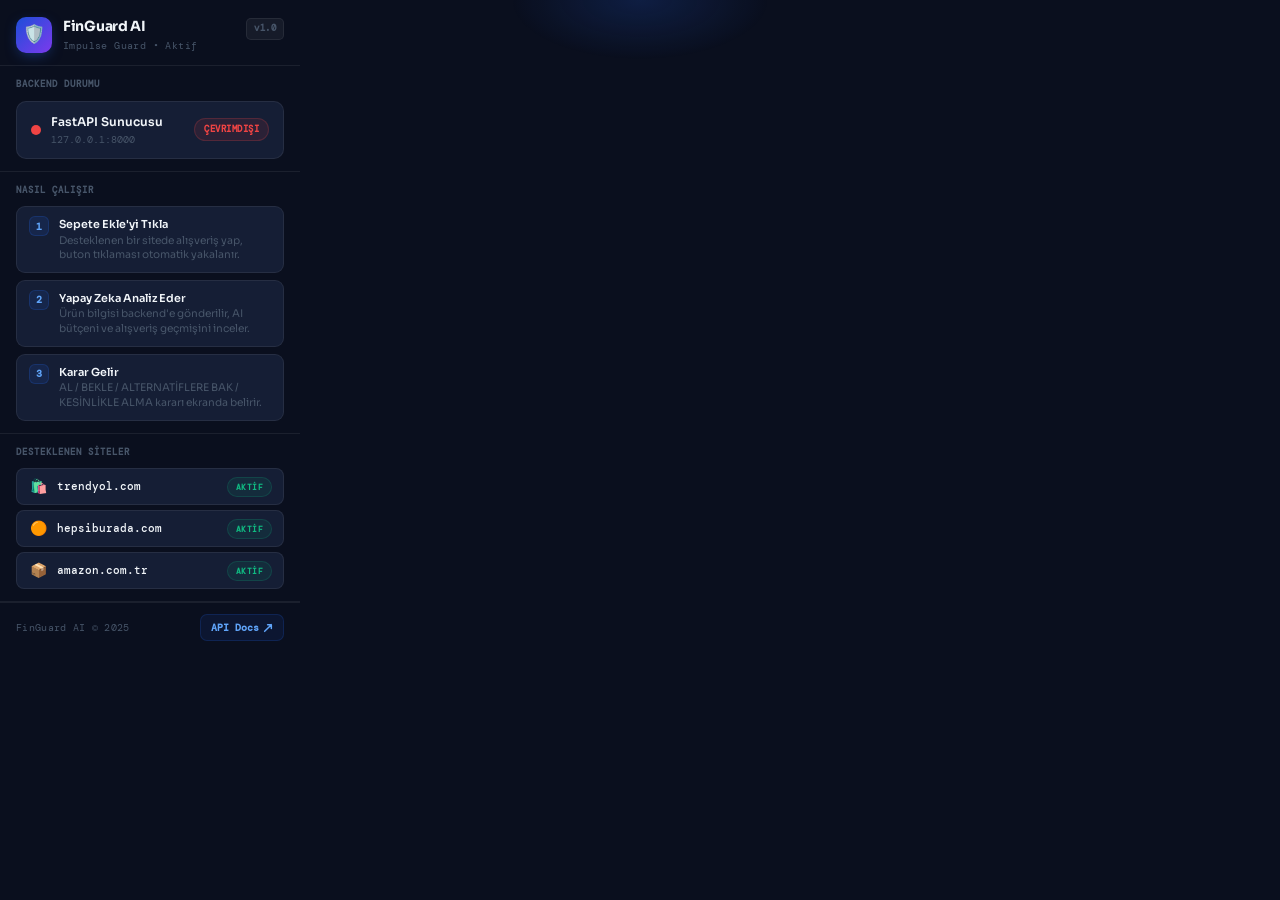
<file: chrome-extension/popup.html>
<!DOCTYPE html>
<html lang="tr">
<head>
  <meta charset="UTF-8" />
  <meta name="viewport" content="width=device-width, initial-scale=1" />
  <title>FinGuard AI</title>
  <link rel="preconnect" href="https://fonts.googleapis.com" />
  <link rel="preconnect" href="https://fonts.gstatic.com" crossorigin />
  <link href="https://fonts.googleapis.com/css2?family=Sora:wght@300;400;500;600;700;800&family=DM+Mono:wght@400;500&display=swap" rel="stylesheet" />
  <style>
    *, *::before, *::after { box-sizing: border-box; margin: 0; padding: 0; }

    :root {
      --bg:        #0a0f1e;
      --surface:   #0f1629;
      --surface2:  #151e35;
      --border:    rgba(255,255,255,0.07);
      --text-1:    #f1f5f9;
      --text-2:    #94a3b8;
      --text-3:    #475569;
      --blue:      #2563eb;
      --blue-l:    #60a5fa;
      --green:     #10b981;
      --green-l:   #6ee7b7;
      --red:       #ef4444;
      --amber:     #f59e0b;
      --mono:      'DM Mono', monospace;
      --sans:      'Sora', sans-serif;
    }

    body {
      background: var(--bg);
      color: var(--text-2);
      font-family: var(--sans);
      font-size: 13px;
      line-height: 1.5;
      width: 300px;
      min-height: 100px;
      overflow: hidden;
    }

    /* ── Ambient glow bg ─────────────────────── */
    .ambient {
      position: fixed;
      top: -60px; left: 50%;
      transform: translateX(-50%);
      width: 260px; height: 120px;
      background: radial-gradient(ellipse, rgba(37,99,235,0.18) 0%, transparent 70%);
      pointer-events: none;
      z-index: 0;
    }

    .popup { position: relative; z-index: 1; }

    /* ── Header ──────────────────────────────── */
    header {
      display: flex;
      align-items: center;
      gap: 11px;
      padding: 16px 16px 12px;
      border-bottom: 1px solid var(--border);
    }

    .logo-icon {
      width: 36px; height: 36px;
      border-radius: 10px;
      background: linear-gradient(135deg, #1d4ed8 0%, #7c3aed 100%);
      display: flex; align-items: center; justify-content: center;
      font-size: 18px;
      flex-shrink: 0;
      box-shadow: 0 4px 14px -4px rgba(37,99,235,0.55);
    }

    .logo-text { flex: 1; }
    .logo-text h1 {
      font-size: 14px; font-weight: 700;
      color: var(--text-1);
      letter-spacing: -0.3px;
    }
    .logo-text span {
      font-size: 10px;
      color: var(--text-3);
      font-family: var(--mono);
      letter-spacing: 0.4px;
      display: block;
      margin-top: 1px;
    }

    .version-badge {
      font-size: 9px; font-weight: 600;
      font-family: var(--mono);
      letter-spacing: 0.5px;
      color: var(--text-3);
      background: rgba(255,255,255,0.05);
      border: 1px solid var(--border);
      border-radius: 5px;
      padding: 3px 7px;
      align-self: flex-start;
      margin-top: 2px;
    }

    /* ── Section ─────────────────────────────── */
    section { padding: 12px 16px; border-bottom: 1px solid var(--border); }
    section:last-child { border-bottom: none; }

    .section-label {
      font-size: 9px; font-weight: 600;
      font-family: var(--mono);
      letter-spacing: 1px;
      text-transform: uppercase;
      color: var(--text-3);
      margin-bottom: 9px;
    }

    /* ── Status card ─────────────────────────── */
    .status-card {
      background: var(--surface2);
      border: 1px solid var(--border);
      border-radius: 10px;
      padding: 11px 14px;
      display: flex;
      align-items: center;
      gap: 10px;
    }

    .status-dot-wrap {
      position: relative;
      width: 10px; height: 10px;
      flex-shrink: 0;
    }
    .status-dot {
      width: 10px; height: 10px;
      border-radius: 50%;
      background: var(--red);
      transition: background 0.4s;
    }
    .status-dot.online { background: var(--green); }
    .status-dot.checking { background: var(--amber); }

    .status-dot.online::after {
      content: '';
      position: absolute;
      inset: -3px;
      border-radius: 50%;
      border: 2px solid var(--green);
      opacity: 0;
      animation: ping 1.8s ease-out infinite;
    }

    @keyframes ping {
      0%   { transform: scale(0.8); opacity: 0.6; }
      100% { transform: scale(1.9); opacity: 0; }
    }

    .status-info { flex: 1; }
    .status-name {
      font-size: 12px; font-weight: 600;
      color: var(--text-1);
      margin-bottom: 1px;
    }
    .status-url {
      font-size: 10px;
      font-family: var(--mono);
      color: var(--text-3);
    }

    .status-pill {
      font-size: 9px; font-weight: 700;
      font-family: var(--mono);
      letter-spacing: 0.5px;
      text-transform: uppercase;
      padding: 4px 9px;
      border-radius: 100px;
      background: rgba(239,68,68,0.1);
      color: var(--red);
      border: 1px solid rgba(239,68,68,0.2);
      transition: all 0.4s;
      white-space: nowrap;
    }
    .status-pill.online {
      background: rgba(16,185,129,0.1);
      color: var(--green);
      border-color: rgba(16,185,129,0.2);
    }
    .status-pill.checking {
      background: rgba(245,158,11,0.1);
      color: var(--amber);
      border-color: rgba(245,158,11,0.2);
    }

    /* ── How it works ────────────────────────── */
    .steps { display: flex; flex-direction: column; gap: 7px; }

    .step {
      display: flex;
      align-items: flex-start;
      gap: 10px;
      padding: 9px 12px;
      background: var(--surface2);
      border-radius: 9px;
      border: 1px solid var(--border);
      transition: border-color 0.2s;
    }
    .step:hover { border-color: rgba(255,255,255,0.13); }

    .step-num {
      font-size: 10px; font-weight: 700;
      font-family: var(--mono);
      color: var(--blue-l);
      background: rgba(37,99,235,0.12);
      border: 1px solid rgba(37,99,235,0.2);
      width: 20px; height: 20px;
      border-radius: 6px;
      display: flex; align-items: center; justify-content: center;
      flex-shrink: 0;
      margin-top: 0px;
    }

    .step-body { flex: 1; }
    .step-title { font-size: 11px; font-weight: 600; color: var(--text-1); margin-bottom: 1px; }
    .step-desc  { font-size: 10.5px; color: var(--text-3); line-height: 1.4; }

    /* ── Sites ───────────────────────────────── */
    .sites { display: flex; flex-direction: column; gap: 5px; }

    .site-row {
      display: flex; align-items: center; gap: 9px;
      padding: 7px 11px;
      background: var(--surface2);
      border: 1px solid var(--border);
      border-radius: 8px;
    }

    .site-emoji { font-size: 14px; width: 20px; text-align: center; }

    .site-name {
      flex: 1;
      font-size: 11px; font-weight: 500;
      color: var(--text-1);
      font-family: var(--mono);
    }

    .site-active {
      font-size: 8px; font-weight: 700;
      font-family: var(--mono);
      letter-spacing: 0.5px;
      text-transform: uppercase;
      padding: 3px 8px;
      border-radius: 100px;
      background: rgba(16,185,129,0.09);
      color: var(--green);
      border: 1px solid rgba(16,185,129,0.18);
    }

    /* ── Footer ──────────────────────────────── */
    footer {
      padding: 11px 16px;
      display: flex;
      align-items: center;
      justify-content: space-between;
      border-top: 1px solid var(--border);
    }

    .footer-brand {
      font-size: 10px;
      color: var(--text-3);
      font-family: var(--mono);
      letter-spacing: 0.3px;
    }

    .docs-link {
      font-size: 10px; font-weight: 600;
      font-family: var(--mono);
      color: var(--blue-l);
      text-decoration: none;
      display: inline-flex; align-items: center; gap: 4px;
      padding: 5px 10px;
      border-radius: 7px;
      background: rgba(37,99,235,0.09);
      border: 1px solid rgba(37,99,235,0.18);
      transition: all 0.2s;
    }
    .docs-link:hover {
      background: rgba(37,99,235,0.16);
      border-color: rgba(37,99,235,0.3);
    }
    .docs-link svg { width: 10px; height: 10px; }
  </style>
</head>
<body>
<div class="ambient"></div>

<div class="popup">

  <!-- Header -->
  <header>
    <div class="logo-icon">🛡️</div>
    <div class="logo-text">
      <h1>FinGuard AI</h1>
      <span>Impulse Guard • Aktif</span>
    </div>
    <span class="version-badge">v1.0</span>
  </header>

  <!-- Backend Status -->
  <section>
    <div class="section-label">Backend Durumu</div>
    <div class="status-card">
      <div class="status-dot-wrap">
        <div class="status-dot checking" id="dot"></div>
      </div>
      <div class="status-info">
        <div class="status-name">FastAPI Sunucusu</div>
        <div class="status-url">127.0.0.1:8000</div>
      </div>
      <span class="status-pill checking" id="pill">KONTROL…</span>
    </div>
  </section>

  <!-- How it works -->
  <section>
    <div class="section-label">Nasıl Çalışır</div>
    <div class="steps">
      <div class="step">
        <div class="step-num">1</div>
        <div class="step-body">
          <div class="step-title">Sepete Ekle'yi Tıkla</div>
          <div class="step-desc">Desteklenen bir sitede alışveriş yap, buton tıklaması otomatik yakalanır.</div>
        </div>
      </div>
      <div class="step">
        <div class="step-num">2</div>
        <div class="step-body">
          <div class="step-title">Yapay Zeka Analiz Eder</div>
          <div class="step-desc">Ürün bilgisi backend'e gönderilir, AI bütçeni ve alışveriş geçmişini inceler.</div>
        </div>
      </div>
      <div class="step">
        <div class="step-num">3</div>
        <div class="step-body">
          <div class="step-title">Karar Gelir</div>
          <div class="step-desc">AL / BEKLE / ALTERNATİFLERE BAK / KESİNLİKLE ALMA kararı ekranda belirir.</div>
        </div>
      </div>
    </div>
  </section>

  <!-- Supported Sites -->
  <section>
    <div class="section-label">Desteklenen Siteler</div>
    <div class="sites">
      <div class="site-row">
        <span class="site-emoji">🛍️</span>
        <span class="site-name">trendyol.com</span>
        <span class="site-active">AKTİF</span>
      </div>
      <div class="site-row">
        <span class="site-emoji">🟠</span>
        <span class="site-name">hepsiburada.com</span>
        <span class="site-active">AKTİF</span>
      </div>
      <div class="site-row">
        <span class="site-emoji">📦</span>
        <span class="site-name">amazon.com.tr</span>
        <span class="site-active">AKTİF</span>
      </div>
    </div>
  </section>

  <!-- Footer -->
  <footer>
    <span class="footer-brand">FinGuard AI © 2025</span>
    <a class="docs-link" href="http://127.0.0.1:8000/docs" target="_blank" rel="noopener">
      API Docs
      <svg viewBox="0 0 12 12" fill="none" stroke="currentColor" stroke-width="1.8" stroke-linecap="round" stroke-linejoin="round">
        <path d="M2 10L10 2M5.5 2H10v4.5"/>
      </svg>
    </a>
  </footer>

</div>

<script>
  const dot  = document.getElementById('dot');
  const pill = document.getElementById('pill');

  async function checkBackend() {
    try {
      const res = await fetch('http://127.0.0.1:8000/', { method: 'GET', signal: AbortSignal.timeout(3000) });
      if (res.ok || res.status < 500) {
        dot.className  = 'status-dot online';
        pill.className = 'status-pill online';
        pill.textContent = 'ÇEVRIMIÇI';
      } else { throw new Error('Server error'); }
    } catch {
      dot.className  = 'status-dot';
      pill.className = 'status-pill';
      pill.textContent = 'ÇEVRIMDIŞI';
    }
  }

  checkBackend();
  setInterval(checkBackend, 8000);
</script>
</body>
</html>
</file>
